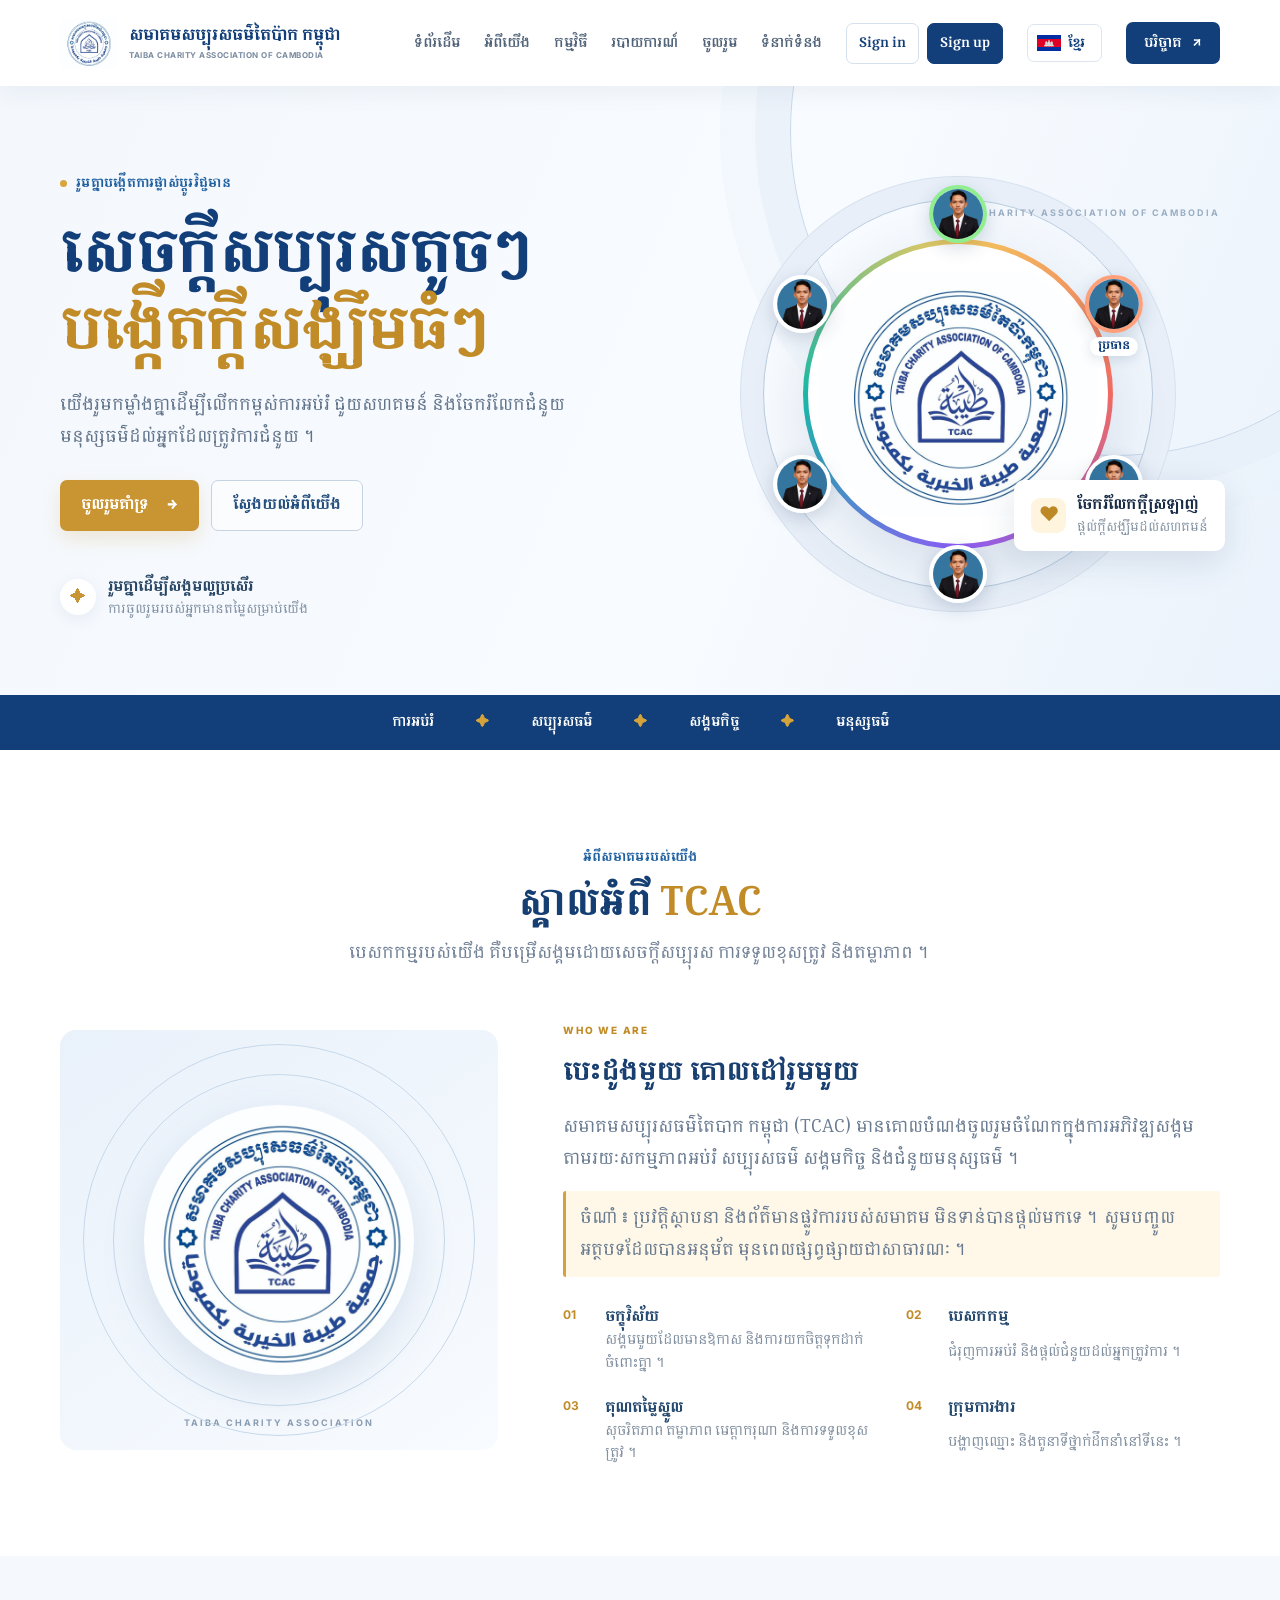
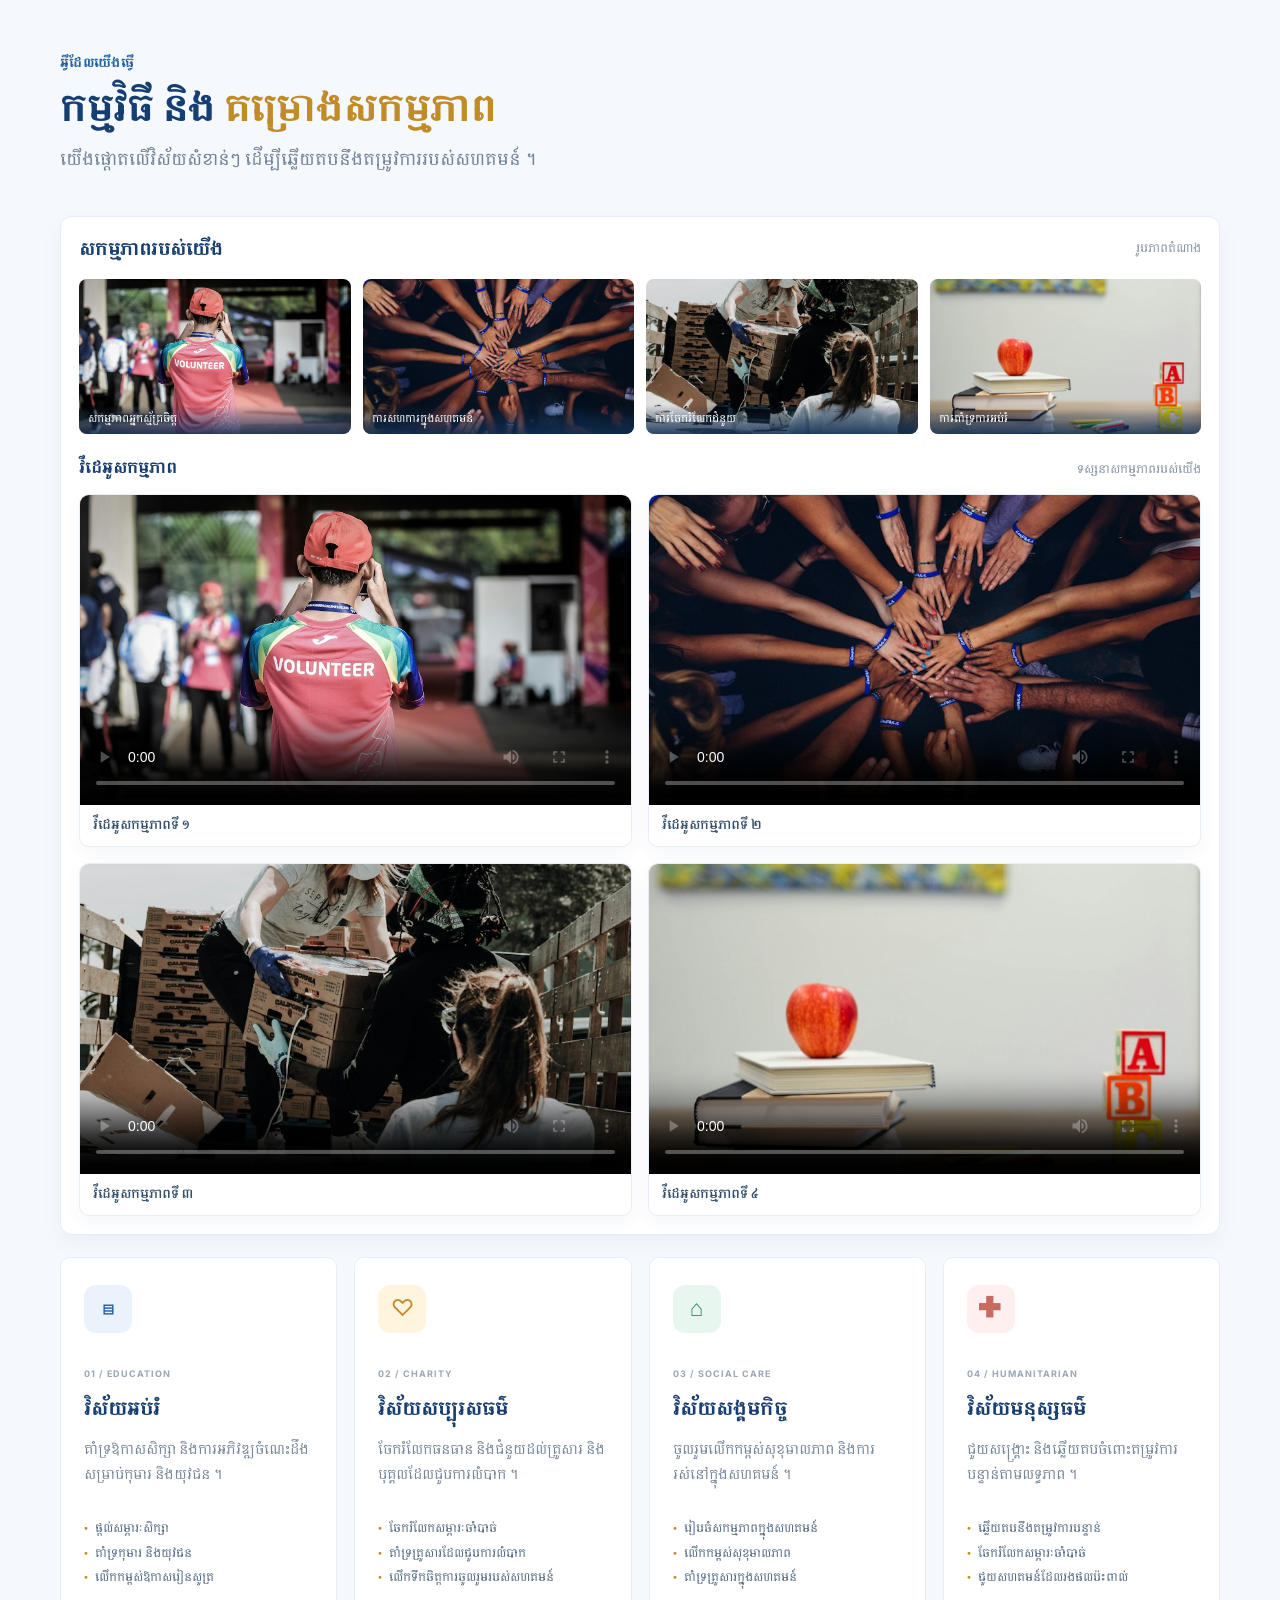
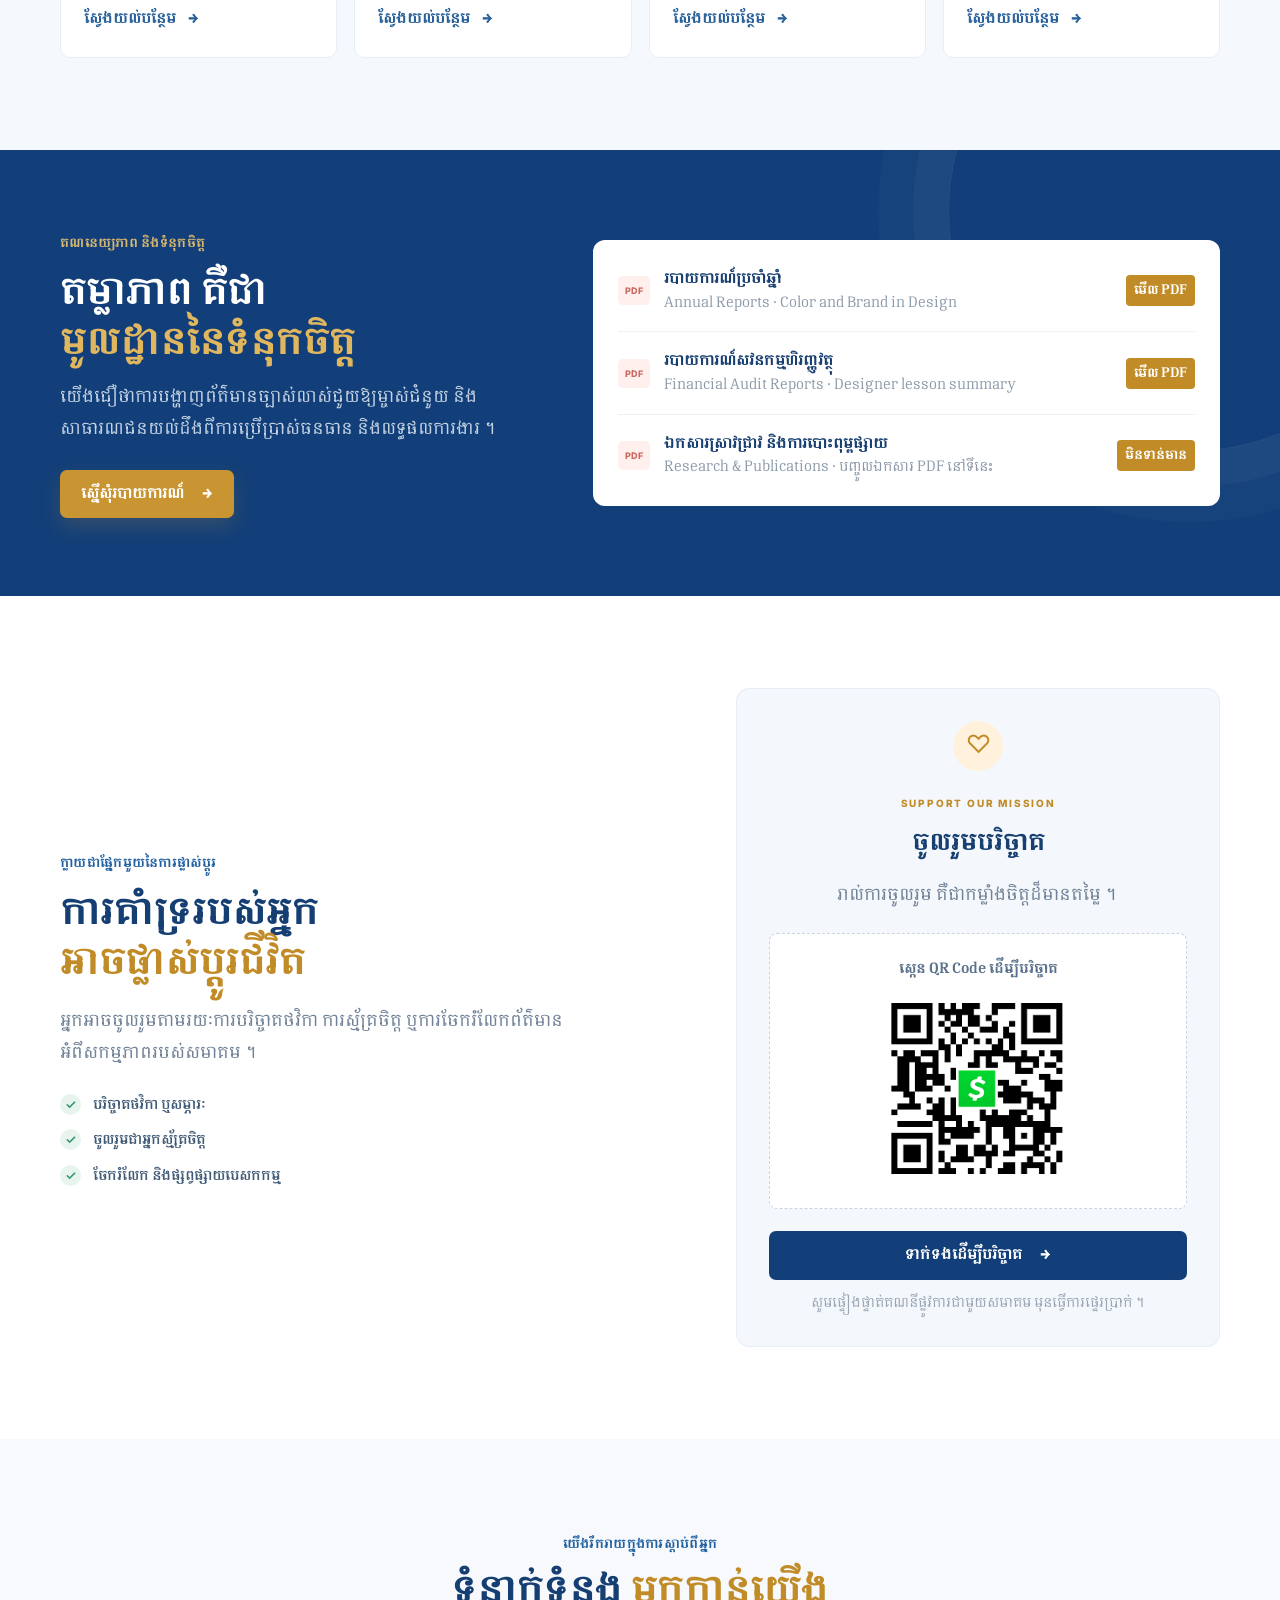
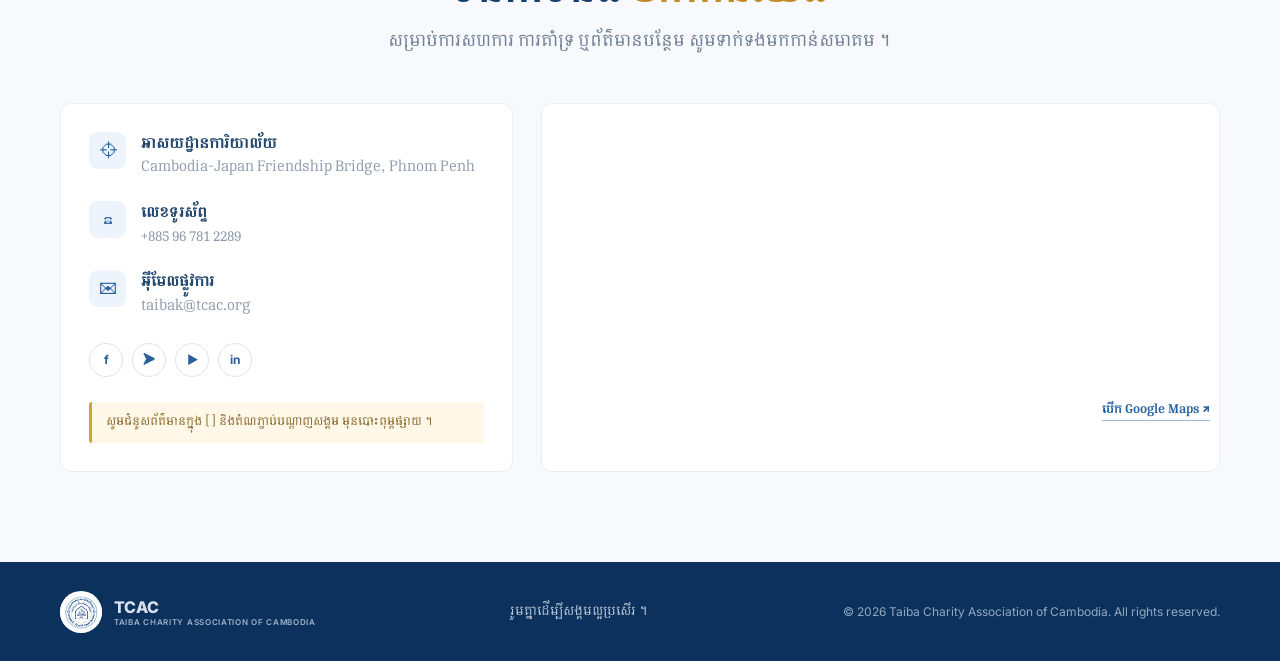
<file: index.html>
<!DOCTYPE html>
<html lang="km">

<head>
  <meta charset="UTF-8">
  <meta name="viewport" content="width=device-width, initial-scale=1.0">
  <meta name="description"
    content="សមាគមសប្បុរសធម៌តៃប៉ាក​ កម្ពុជា — រួមគ្នាដើម្បីការអប់រំ សប្បុរសធម៌ សង្គមកិច្ច និងមនុស្សធម៌។">
  <meta name="theme-color" content="#123f79">
  <title>សមាគមសប្បុរសធម៌តៃប៉ាក​ កម្ពុជា | TCAC</title>
  <link rel="preconnect" href="https://fonts.googleapis.com">
  <link rel="preconnect" href="https://fonts.gstatic.com" crossorigin>
  <link
    href="https://fonts.googleapis.com/css2?family=Kantumruy+Pro:wght@400;500;600;700;800&family=Inter:wght@400;500;600;700;800&display=swap"
    rel="stylesheet">
  <link rel="stylesheet" href="style.css">
</head>

<body>
  <header class="site-header">
    <div class="container nav-wrap">
      <a class="brand" href="#home" aria-label="TCAC home">
        <img src="assets/tcac-logo.png" alt="និមិត្តសញ្ញាសមាគម TCAC">
        <span><strong>សមាគមសប្បុរសធម៌តៃប៉ាក​ កម្ពុជា</strong><small>TAIBA CHARITY ASSOCIATION OF CAMBODIA</small></span>
      </a>
      <button class="menu-toggle" id="menuToggle" aria-label="បើកម៉ឺនុយ" aria-expanded="false">☰</button>
      <nav id="mainNav">
        <a href="#home">ទំព័រដើម</a>
        <a href="#about">អំពីយើង</a>
        <a href="#programs">កម្មវិធី</a>
        <a href="#reports">របាយការណ៍</a>
        <a href="#involved">ចូលរួម</a>
        <a href="#contact">ទំនាក់ទំនង</a>
        <div class="nav-account-actions">
          <a class="nav-signin" href="account.html#signin">Sign in</a>
          <a class="nav-signup" href="account.html#signup">Sign up</a>
        </div>
        <div class="language-picker">
          <button class="language-toggle" id="languageToggle" type="button" aria-expanded="false" aria-haspopup="true">
            <img class="language-flag" id="languageFlag" src="assets/flag-kh.svg" alt="" aria-hidden="true">
            <span id="languageLabel">ខ្មែរ</span>
            <span class="language-arrow" aria-hidden="true"></span>
          </button>
          <div class="language-menu" id="languageMenu" role="menu" aria-label="ជ្រើសរើសភាសា">
            <button type="button" role="menuitem" data-language="km" lang="km"><img src="assets/flag-kh.svg" alt=""
                aria-hidden="true">
              ខ្មែរ</button>
            <button type="button" role="menuitem" data-language="en" lang="en"><img src="assets/flag-gb.svg" alt=""
                aria-hidden="true">
              English</button>
            <button type="button" role="menuitem" data-language="ar" lang="ar"><img src="assets/flag-sa.svg" alt=""
                aria-hidden="true">
              العربية</button>
          </div>
        </div>
        <div id="googleTranslateWidget" aria-hidden="true"></div>
        <a class="nav-donate" href="#involved">បរិច្ចាគ <span>↗</span></a>
      </nav>
    </div>
  </header>

  <main>
    <section class="hero" id="home">
      <div class="hero-pattern"></div>
      <div class="container hero-grid">
        <div class="hero-copy">
          <span class="eyebrow"><i></i> រួមគ្នាបង្កើតការផ្លាស់ប្តូរវិជ្ជមាន</span>
          <h1>សេចក្តីសប្បុរសតូចៗ<br><em>បង្កើតក្តីសង្ឃឹមធំៗ</em></h1>
          <p>យើងរួមកម្លាំងគ្នាដើម្បីលើកកម្ពស់ការអប់រំ ជួយសហគមន៍ និងចែករំលែកជំនួយមនុស្សធម៌ដល់អ្នកដែលត្រូវការជំនួយ។</p>
          <div class="hero-actions">
            <a class="btn btn-gold" href="#involved">ចូលរួមគាំទ្រ <span>→</span></a>
            <a class="btn btn-outline" href="#about">ស្វែងយល់អំពីយើង</a>
          </div>
          <div class="hero-note"><span
              class="note-icon">✦</span><span><b>រួមគ្នាដើម្បីសង្គមល្អប្រសើរ</b><small>ការចូលរួមរបស់អ្នកមានតម្លៃសម្រាប់យើង</small></span>
          </div>
        </div>
        <div class="hero-visual">
          <div class="visual-ring"></div>
          <div class="people-orbit" aria-hidden="true">
            <div class="orbit-person" id="one"><div class="orbit-person-content"><img src="./assets/yasmin.JPG" alt=""></div></div>
            <div class="orbit-person"><div class="orbit-person-content" id="two"><img src="./assets/yasmin.JPG" alt=""><p>ប្រធាន</p></div></div>
            <div class="orbit-person"><div class="orbit-person-content"><img src="./assets/yasmin.JPG" alt=""></div></div>
            <div class="orbit-person"><div class="orbit-person-content"><img src="./assets/yasmin.JPG" alt=""></div></div>
            <div class="orbit-person"><div class="orbit-person-content"><img src="./assets/yasmin.JPG" alt=""></div></div>
            <div class="orbit-person"><div class="orbit-person-content"><img src="./assets/yasmin.JPG" alt=""></div></div>
          </div>
          <div class="logo-card"><img src="assets/tcac-logo.png" alt="TCAC logo"></div>
          <div class="floating-card"><span
              class="float-icon">❤️</span><span><b>ចែករំលែកក្តីស្រឡាញ់</b><small>ផ្តល់ក្តីសង្ឃឹមដល់សហគមន៍</small></span>
          </div>
          <div class="visual-caption">TAIBA CHARITY ASSOCIATION OF CAMBODIA</div>
        </div>
      </div>
      <div class="hero-bottom">
        <div class="container bottom-inner">
          <span>ការអប់រំ</span><b>✦</b><span>សប្បុរសធម៌</span><b>✦</b><span>សង្គមកិច្ច</span><b>✦</b><span>មនុស្សធម៌</span>
        </div>
      </div>
    </section>

    <section class="section about-section" id="about">
      <div class="container">
        <div class="section-heading centered"><span class="eyebrow">អំពីសមាគមរបស់យើង</span>
          <h2>ស្គាល់អំពី <em>TCAC</em></h2>
          <p>បេសកកម្មរបស់យើង គឺបម្រើសង្គមដោយសេចក្តីសប្បុរស ការទទួលខុសត្រូវ និងតម្លាភាព។</p>
        </div>
        <div class="about-grid">
          <div class="about-image"><img src="assets/tcac-logo.png" alt="និមិត្តសញ្ញា TCAC">
            <div class="image-tag">TAIBA CHARITY ASSOCIATION</div>
          </div>
          <div class="about-content">
            <span class="mini-label">WHO WE ARE</span>
            <h3>បេះដូងមួយ គោលដៅរួមមួយ</h3>
            <p>សមាគមសប្បុរសធម៌តៃបាក កម្ពុជា (TCAC) មានគោលបំណងចូលរួមចំណែកក្នុងការអភិវឌ្ឍសង្គម តាមរយៈសកម្មភាពអប់រំ
              សប្បុរសធម៌ សង្គមកិច្ច និងជំនួយមនុស្សធម៌។</p>
            <p class="notice">ចំណាំ៖ ប្រវត្តិស្ថាបនា និងព័ត៌មានផ្លូវការរបស់សមាគម មិនទាន់បានផ្តល់មកទេ។
              សូមបញ្ចូលអត្ថបទដែលបានអនុម័ត មុនពេលផ្សព្វផ្សាយជាសាធារណៈ។</p>
            <div class="principles">
              <div><span>01</span><b>ចក្ខុវិស័យ</b><small>សង្គមមួយដែលមានឱកាស និងការយកចិត្តទុកដាក់ចំពោះគ្នា។</small>
              </div>
              <div><span>02</span><b>បេសកកម្ម</b><small>ជំរុញការអប់រំ និងផ្តល់ជំនួយដល់អ្នកត្រូវការ។</small></div>
              <div><span>03</span><b>គុណតម្លៃស្នូល</b><small>សុចរិតភាព តម្លាភាព មេត្តាករុណា និងការទទួលខុសត្រូវ។</small>
              </div>
              <div><span>04</span><b>ក្រុមការងារ</b><small>បង្ហាញឈ្មោះ និងតួនាទីថ្នាក់ដឹកនាំនៅទីនេះ។</small></div>
            </div>
          </div>
        </div>
      </div>
    </section>

    <section class="section programs-section" id="programs">
      <div class="container">
        <div class="section-heading"><span class="eyebrow">អ្វីដែលយើងធ្វើ</span>
          <h2>កម្មវិធី និង <em>គម្រោងសកម្មភាព</em></h2>
          <p>យើងផ្តោតលើវិស័យសំខាន់ៗ ដើម្បីឆ្លើយតបនឹងតម្រូវការរបស់សហគមន៍។</p>
        </div>
        <div class="activity-gallery">
          <div class="activity-gallery-heading">
            <h3>សកម្មភាពរបស់យើង</h3>
            <span>រូបភាពតំណាង</span>
          </div>
          <div class="activity-gallery-grid">
            <figure>
              <img src="assets/activity-volunteer.jpg" alt="អ្នកស្ម័គ្រចិត្តចូលរួមក្នុងកម្មវិធីសហគមន៍">
              <figcaption>សកម្មភាពអ្នកស្ម័គ្រចិត្ត</figcaption>
            </figure>
            <figure>
              <img src="assets/activity-community.jpg" alt="ក្រុមមនុស្សដាក់ដៃរួមគ្នា">
              <figcaption>ការសហការក្នុងសហគមន៍</figcaption>
            </figure>
            <figure>
              <img src="assets/activity-support.jpg" alt="អ្នកស្ម័គ្រចិត្តជួយចែករំលែកសម្ភារៈ">
              <figcaption>ការចែករំលែកជំនួយ</figcaption>
            </figure>
            <figure>
              <img src="assets/activity-learning.jpg" alt="សៀវភៅ និងសម្ភារៈសិក្សា">
              <figcaption>ការគាំទ្រការអប់រំ</figcaption>
            </figure>
          </div>
          <div class="activity-video-heading">
            <h4>វីដេអូសកម្មភាព</h4>
            <span>ទស្សនាសកម្មភាពរបស់យើង</span>
          </div>
          <div class="activity-video-grid">
            <figure class="activity-video-card">
              <video controls preload="metadata" poster="assets/activity-volunteer.jpg"
                aria-label="វីដេអូសកម្មភាពទី ១">
                <source src="./assets/my-video.mp4" type="video/mp4">
                កម្មវិធីរុករករបស់អ្នកមិនគាំទ្រការចាក់វីដេអូទេ។
              </video>
              <figcaption>វីដេអូសកម្មភាពទី ១</figcaption>
            </figure>
            <figure class="activity-video-card">
              <video controls preload="metadata" poster="assets/activity-community.jpg"
                aria-label="វីដេអូសកម្មភាពទី ២">
                <source src="assets/my-video1.mp4" type="video/mp4">
                កម្មវិធីរុករករបស់អ្នកមិនគាំទ្រការចាក់វីដេអូទេ។
              </video>
              <figcaption>វីដេអូសកម្មភាពទី ២</figcaption>
            </figure>
            <figure class="activity-video-card">
              <video controls preload="metadata" poster="assets/activity-support.jpg"
                aria-label="វីដេអូសកម្មភាពទី ៣">
                <source src="./assets/my-video.mp4" type="video/mp4">
                កម្មវិធីរុករករបស់អ្នកមិនគាំទ្រការចាក់វីដេអូទេ។
              </video>
              <figcaption>វីដេអូសកម្មភាពទី ៣</figcaption>
            </figure>
            <figure class="activity-video-card">
              <video controls preload="metadata" poster="assets/activity-learning.jpg"
                aria-label="វីដេអូសកម្មភាពទី ៤">
                <source src="./assets/my-video.mp4" type="video/mp4">
                កម្មវិធីរុករករបស់អ្នកមិនគាំទ្រការចាក់វីដេអូទេ។
              </video>
              <figcaption>វីដេអូសកម្មភាពទី ៤</figcaption>
            </figure>
          </div>
        </div>
        <div class="program-grid">
          <article class="program-card">
            <div class="program-icon blue">▤</div><span class="program-no">01 / EDUCATION</span>
            <h3>វិស័យអប់រំ</h3>
            <p>គាំទ្រឱកាសសិក្សា និងការអភិវឌ្ឍចំណេះដឹងសម្រាប់កុមារ និងយុវជន។</p>
            <ul class="program-activities">
              <li>ផ្តល់សម្ភារៈសិក្សា</li>
              <li>គាំទ្រកុមារ និងយុវជន</li>
              <li>លើកកម្ពស់ឱកាសរៀនសូត្រ</li>
            </ul>
            <a href="program-details.html#education-details">ស្វែងយល់បន្ថែម
              <b>→</b></a>
          </article>
          <article class="program-card">
            <div class="program-icon gold">♡</div><span class="program-no">02 / CHARITY</span>
            <h3>វិស័យសប្បុរសធម៌</h3>
            <p>ចែករំលែកធនធាន និងជំនួយដល់គ្រួសារ និងបុគ្គលដែលជួបការលំបាក។</p>
            <ul class="program-activities">
              <li>ចែករំលែកសម្ភារៈចាំបាច់</li>
              <li>គាំទ្រគ្រួសារដែលជួបការលំបាក</li>
              <li>លើកទឹកចិត្តការចូលរួមរបស់សហគមន៍</li>
            </ul>
            <a href="program-details.html#charity-details">ស្វែងយល់បន្ថែម
              <b>→</b></a>
          </article>
          <article class="program-card">
            <div class="program-icon green">⌂</div><span class="program-no">03 / SOCIAL CARE</span>
            <h3>វិស័យសង្គមកិច្ច</h3>
            <p>ចូលរួមលើកកម្ពស់សុខុមាលភាព និងការរស់នៅក្នុងសហគមន៍។</p>
            <ul class="program-activities">
              <li>រៀបចំសកម្មភាពក្នុងសហគមន៍</li>
              <li>លើកកម្ពស់សុខុមាលភាព</li>
              <li>គាំទ្រគ្រួសារក្នុងសហគមន៍</li>
            </ul>
            <a href="program-details.html#social-care-details">ស្វែងយល់បន្ថែម <b>→</b></a>
          </article>
          <article class="program-card">
            <div class="program-icon rose">✚</div><span class="program-no">04 / HUMANITARIAN</span>
            <h3>វិស័យមនុស្សធម៌</h3>
            <p>ជួយសង្គ្រោះ និងឆ្លើយតបចំពោះតម្រូវការបន្ទាន់តាមលទ្ធភាព។</p>
            <ul class="program-activities">
              <li>ឆ្លើយតបនឹងតម្រូវការបន្ទាន់</li>
              <li>ចែករំលែកសម្ភារៈចាំបាច់</li>
              <li>ជួយសហគមន៍ដែលរងផលប៉ះពាល់</li>
            </ul>
            <a href="program-details.html#humanitarian-details">ស្វែងយល់បន្ថែម <b>→</b></a>
          </article>
        </div>
      </div>
    </section>

    <section class="trust-section" id="reports">
      <div class="container trust-grid">
        <div><span class="eyebrow light">គណនេយ្យភាព និងទំនុកចិត្ត</span>
          <h2>តម្លាភាព គឺជា<br><em>មូលដ្ឋាននៃទំនុកចិត្ត</em></h2>
          <p>យើងជឿថាការបង្ហាញព័ត៌មានច្បាស់លាស់ជួយឱ្យម្ចាស់ជំនួយ និងសាធារណជនយល់ដឹងពីការប្រើប្រាស់ធនធាន និងលទ្ធផលការងារ។
          </p><a class="btn btn-gold" href="#contact">ស្នើសុំរបាយការណ៍ <span>→</span></a>
        </div>
        <div class="report-list">
          <a class="report-item" href="Color%20and%20Brand%20in%20Design.pdf" target="_blank" rel="noopener">
            <span class="file-icon">PDF</span>
            <div><b>របាយការណ៍ប្រចាំឆ្នាំ</b><small>Annual Reports · Color and Brand in Design</small></div>
            <span class="coming">មើល PDF</span>
          </a>
          <a class="report-item" href="Designer%20lesson%20summary.pdf" target="_blank" rel="noopener">
            <span class="file-icon">PDF</span>
            <div><b>របាយការណ៍សវនកម្មហិរញ្ញវត្ថុ</b><small>Financial Audit Reports · Designer lesson summary</small></div>
            <span class="coming">មើល PDF</span>
          </a>
          <div class="report-item">
            <span class="file-icon">PDF</span>
            <div><b>ឯកសារស្រាវជ្រាវ និងការបោះពុម្ពផ្សាយ</b><small>Research & Publications · បញ្ចូលឯកសារ PDF
                នៅទីនេះ</small></div>
            <span class="coming">មិនទាន់មាន</span>
          </div>
        </div>
      </div>
    </section>

    <section class="section involve-section" id="involved">
      <div class="container involve-grid">
        <div><span class="eyebrow">ក្លាយជាផ្នែកមួយនៃការផ្លាស់ប្តូរ</span>
          <h2>ការគាំទ្ររបស់អ្នក<br><em>អាចផ្លាស់ប្តូរជីវិត</em></h2>
          <p>អ្នកអាចចូលរួមតាមរយៈការបរិច្ចាគថវិកា ការស្ម័គ្រចិត្ត ឬការចែករំលែកព័ត៌មានអំពីសកម្មភាពរបស់សមាគម។</p>
          <div class="support-points">
            <div><span>✓</span> បរិច្ចាគថវិកា ឬសម្ភារៈ</div>
            <div><span>✓</span> ចូលរួមជាអ្នកស្ម័គ្រចិត្ត</div>
            <div><span>✓</span> ចែករំលែក និងផ្សព្វផ្សាយបេសកកម្ម</div>
          </div>
        </div>
        <div class="donation-card">
          <div class="donation-heart">♡</div><span class="mini-label">SUPPORT OUR MISSION</span>
          <h3>ចូលរួមបរិច្ចាគ</h3>
          <p>រាល់ការចូលរួម គឺជាកម្លាំងចិត្តដ៏មានតម្លៃ។</p>
          <div class="donation-placeholder"><span>ស្កេន QR Code ដើម្បីបរិច្ចាគ</span><img class="donation-qr"
              src="assets/qr.png" alt="Donation QR code"></div><a class="btn btn-primary full"
            href="#contact">ទាក់ទងដើម្បីបរិច្ចាគ <span>→</span></a><small
            class="safe-note">សូមផ្ទៀងផ្ទាត់គណនីផ្លូវការជាមួយសមាគម មុនធ្វើការផ្ទេរប្រាក់។</small>
        </div>
      </div>
    </section>

    <section class="contact-section" id="contact">
      <div class="container">
        <div class="section-heading centered"><span class="eyebrow">យើងរីករាយក្នុងការស្តាប់ពីអ្នក</span>
          <h2>ទំនាក់ទំនង <em>មកកាន់យើង</em></h2>
          <p>សម្រាប់ការសហការ ការគាំទ្រ ឬព័ត៌មានបន្ថែម សូមទាក់ទងមកកាន់សមាគម។</p>
        </div>
        <div class="contact-grid">
          <div class="contact-info">
            <div class="contact-line"><span>⌖</span>
              <div><b>អាសយដ្ឋានការិយាល័យ</b><small>Cambodia-Japan Friendship Bridge, Phnom Penh</small></div>
            </div>
            <div class="contact-line"><span>☎</span>
              <div><b>លេខទូរស័ព្ទ</b><small>+885 96 781 2289</small></div>
            </div>
            <div class="contact-line"><span>✉</span>
              <div><b>អ៊ីមែលផ្លូវការ</b><small>taibak@tcac.org</small></div>
            </div>
            <div class="social-links"><a href="#" aria-label="Facebook">f</a><a href="#" aria-label="Telegram">➤</a><a
                href="#" aria-label="YouTube">▶</a><a href="#" aria-label="LinkedIn">in</a></div>
            <small class="notice">សូមជំនួសព័ត៌មានក្នុង [ ] និងតំណភ្ជាប់បណ្តាញសង្គម មុនបោះពុម្ពផ្សាយ។</small>
          </div>
          <div class="map-panel">
            <iframe class="location-map"
              src="https://maps.google.com/maps?q=11.5877112%2C104.9223955&amp;z=17&amp;output=embed"
              title="Map showing Cambodia-Japan Friendship Bridge, Phnom Penh" loading="lazy"
              referrerpolicy="no-referrer-when-downgrade" allowfullscreen></iframe>
            <a class="map-link" href="https://maps.app.goo.gl/17vJXfn1KchVkojY6" target="_blank" rel="noopener">បើក
              Google Maps ↗</a>
          </div>
        </div>
      </div>
    </section>
  </main>
  <footer>
    <div class="container footer-inner"><a class="footer-brand" href="#home"><img src="assets/tcac-logo.png"
          alt=""><span><b>TCAC</b><small>TAIBA CHARITY ASSOCIATION OF CAMBODIA</small></span></a>
      <p>រួមគ្នាដើម្បីសង្គមល្អប្រសើរ។</p><small>© <span id="year"></span> Taiba Charity Association of Cambodia. All
        rights reserved.</small>
    </div>
  </footer>
  <script src="language.js"></script>
  <script src="script.js"></script>
</body>

</html>
</file>
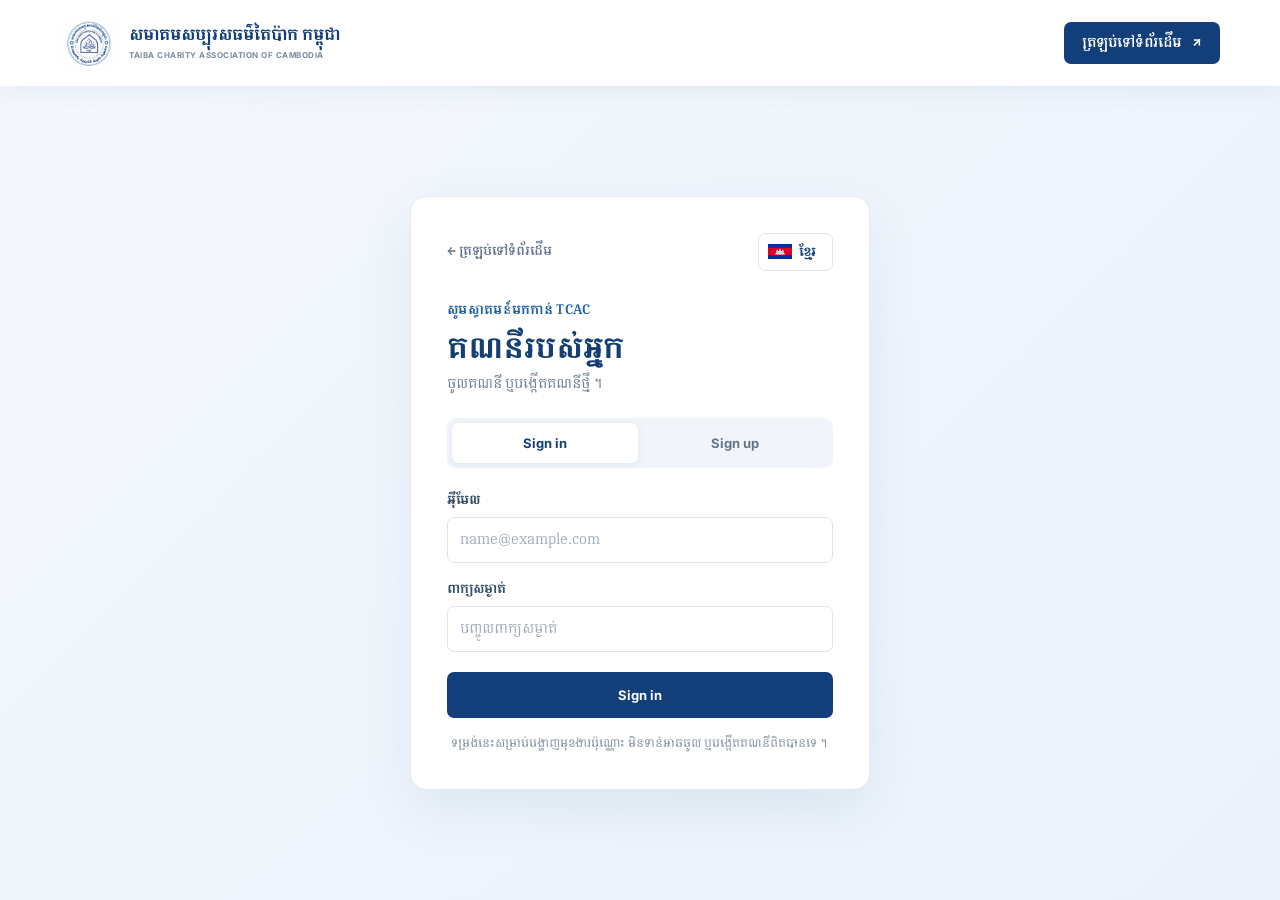
<file: account.html>
<!DOCTYPE html>
<html lang="km">

<head>
  <meta charset="UTF-8">
  <meta name="viewport" content="width=device-width, initial-scale=1.0">
  <meta name="description" content="ចូលប្រើប្រាស់ ឬបង្កើតគណនីសម្រាប់សមាគមសប្បុរសធម៌តៃប៉ាក កម្ពុជា។">
  <meta name="theme-color" content="#123f79">
  <title>Sign in / Sign up | TCAC</title>
  <link rel="preconnect" href="https://fonts.googleapis.com">
  <link rel="preconnect" href="https://fonts.gstatic.com" crossorigin>
  <link
    href="https://fonts.googleapis.com/css2?family=Kantumruy+Pro:wght@400;500;600;700;800&family=Inter:wght@400;500;600;700;800&display=swap"
    rel="stylesheet">
  <link rel="stylesheet" href="style.css">
</head>

<body>
  <header class="site-header account-site-header">
    <div class="container nav-wrap">
      <a class="brand" href="index.html#home" aria-label="TCAC home">
        <img src="assets/tcac-logo.png" alt="និមិត្តសញ្ញាសមាគម TCAC">
        <span><strong>សមាគមសប្បុរសធម៌តៃប៉ាក​ កម្ពុជា</strong><small>TAIBA CHARITY ASSOCIATION OF CAMBODIA</small></span>
      </a>
      <button class="menu-toggle" id="menuToggle" aria-label="បើកម៉ឺនុយ" aria-expanded="false">☰</button>
      <nav id="mainNav">
        <a class="nav-donate" href="index.html#home">ត្រឡប់ទៅទំព័រដើម <span>↗</span></a>
      </nav>
    </div>
  </header>

  <main class="account-section">
    <section class="account-card" aria-labelledby="account-heading">
      <div class="account-toolbar">
        <a class="account-back-link" href="index.html#home">← ត្រឡប់ទៅទំព័រដើម</a>
        <div class="language-picker">
          <button class="language-toggle" id="languageToggle" type="button" aria-expanded="false"
            aria-haspopup="true">
            <img class="language-flag" id="languageFlag" src="assets/flag-kh.svg" alt="" aria-hidden="true">
            <span id="languageLabel">ខ្មែរ</span>
            <span class="language-arrow" aria-hidden="true"></span>
          </button>
          <div class="language-menu" id="languageMenu" role="menu" aria-label="ជ្រើសរើសភាសា">
            <button type="button" role="menuitem" data-language="km" lang="km">
              <img src="assets/flag-kh.svg" alt="" aria-hidden="true"> ខ្មែរ
            </button>
            <button type="button" role="menuitem" data-language="en" lang="en">
              <img src="assets/flag-gb.svg" alt="" aria-hidden="true"> English
            </button>
            <button type="button" role="menuitem" data-language="ar" lang="ar">
              <img src="assets/flag-sa.svg" alt="" aria-hidden="true"> العربية
            </button>
          </div>
        </div>
      </div>
      <div class="account-heading">
        <span class="eyebrow">សូមស្វាគមន៍មកកាន់ TCAC</span>
        <h1 id="account-heading">គណនីរបស់អ្នក</h1>
        <p>ចូលគណនី ឬបង្កើតគណនីថ្មី។</p>
      </div>

      <div class="account-tabs" role="tablist" aria-label="ជ្រើសរើសទម្រង់គណនី">
        <button class="account-tab" id="signin-tab" type="button" aria-controls="signin"
          data-account-tab="signin">Sign in</button>
        <button class="account-tab" id="signup-tab" type="button" aria-controls="signup"
          data-account-tab="signup">Sign up</button>
      </div>

      <form class="account-form" id="signin" aria-labelledby="signin-tab">
        <div class="form-field">
          <label for="signin-email">អ៊ីមែល</label>
          <input id="signin-email" name="email" type="email" autocomplete="email" placeholder="name@example.com"
            required>
        </div>
        <div class="form-field">
          <label for="signin-password">ពាក្យសម្ងាត់</label>
          <input id="signin-password" name="password" type="password" autocomplete="current-password"
            placeholder="បញ្ចូលពាក្យសម្ងាត់" required>
        </div>
        <button class="account-submit" type="button" data-account-submit="signin">Sign in</button>
      </form>

      <form class="account-form" id="signup" aria-labelledby="signup-tab">
        <div class="form-field">
          <label for="signup-name">ឈ្មោះពេញ</label>
          <input id="signup-name" name="name" type="text" autocomplete="name" placeholder="បញ្ចូលឈ្មោះពេញ"
            required>
        </div>
        <div class="form-field">
          <label for="signup-email">អ៊ីមែល</label>
          <input id="signup-email" name="email" type="email" autocomplete="email" placeholder="name@example.com"
            required>
        </div>
        <div class="form-field">
          <label for="signup-password">ពាក្យសម្ងាត់</label>
          <input id="signup-password" name="password" type="password" autocomplete="new-password"
            placeholder="យ៉ាងតិច ៨ តួអក្សរ" minlength="8" required>
        </div>
        <div class="form-field">
          <label for="signup-confirm-password">បញ្ជាក់ពាក្យសម្ងាត់</label>
          <input id="signup-confirm-password" name="confirm-password" type="password" autocomplete="new-password"
            placeholder="បញ្ចូលពាក្យសម្ងាត់ម្តងទៀត" minlength="8" required>
        </div>
        <button class="account-submit" type="button" data-account-submit="signup">Sign up</button>
      </form>

      <p class="account-notice" id="accountNotice" role="status" aria-live="polite" hidden>
        ប្រព័ន្ធគណនីមិនទាន់បានភ្ជាប់ទេ។ ព័ត៌មានរបស់អ្នកមិនត្រូវបានផ្ញើ ឬរក្សាទុកឡើយ។
      </p>
      <p class="account-demo-note">ទម្រង់នេះសម្រាប់បង្ហាញមុខងារប៉ុណ្ណោះ មិនទាន់អាចចូល ឬបង្កើតគណនីពិតបានទេ។</p>
    </section>
    <div id="googleTranslateWidget" aria-hidden="true"></div>
  </main>

  <script src="language.js"></script>
  <script src="account.js"></script>
</body>

</html>
</file>
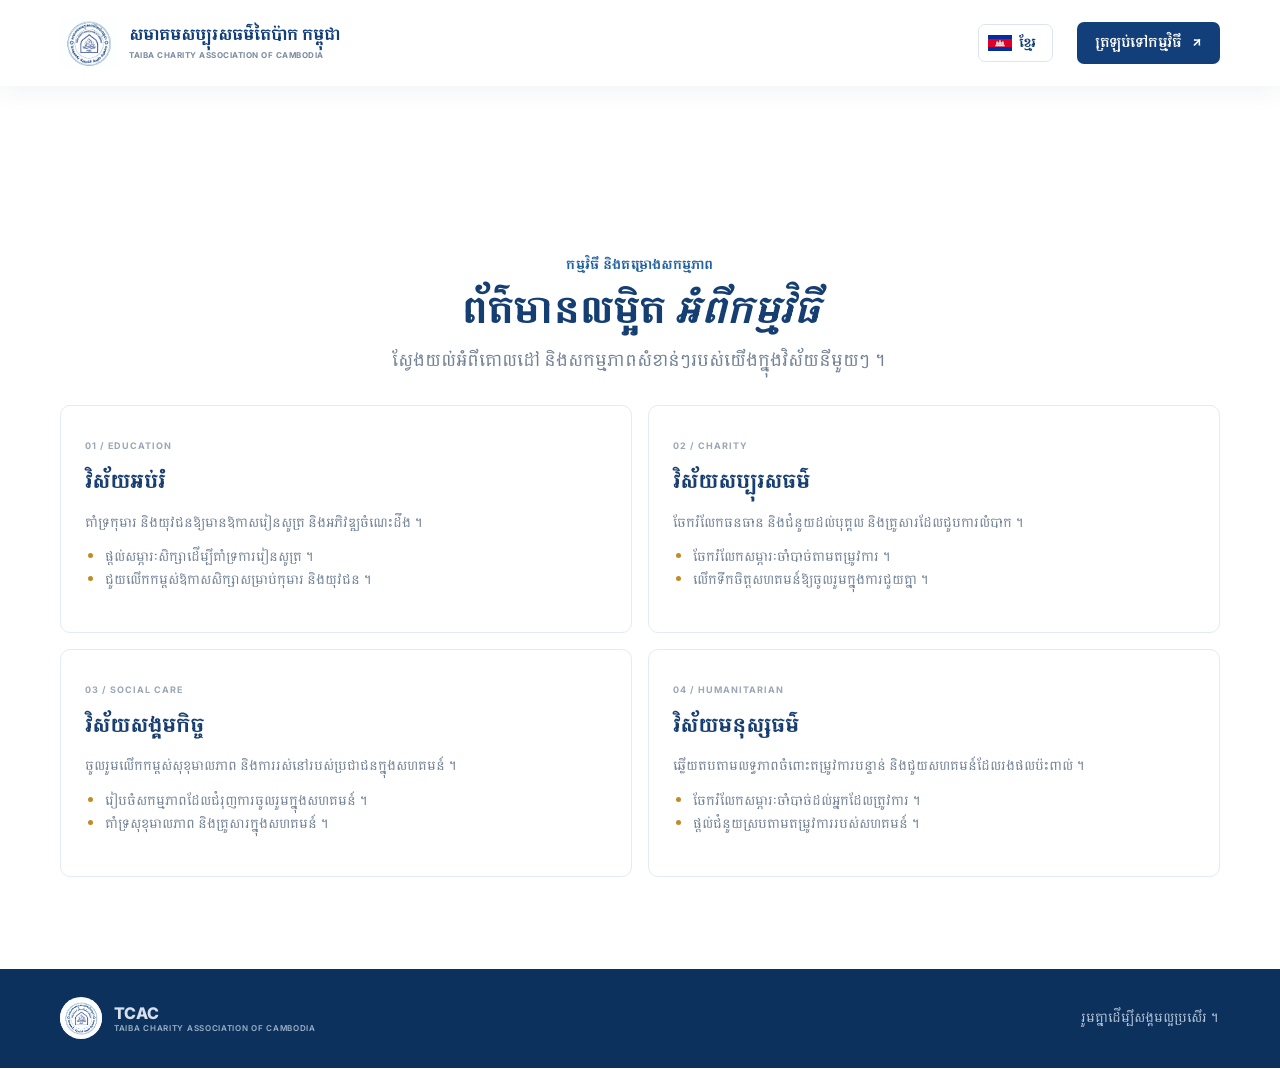
<file: program-details.html>
<!DOCTYPE html>
<html lang="km">

<head>
  <meta charset="UTF-8">
  <meta name="viewport" content="width=device-width, initial-scale=1.0">
  <meta name="description" content="ព័ត៌មានលម្អិតអំពីកម្មវិធី និងសកម្មភាពរបស់សមាគមសប្បុរសធម៌តៃប៉ាក កម្ពុជា។">
  <meta name="theme-color" content="#123f79">
  <title>ព័ត៌មានលម្អិតកម្មវិធី | TCAC</title>
  <link rel="preconnect" href="https://fonts.googleapis.com">
  <link rel="preconnect" href="https://fonts.gstatic.com" crossorigin>
  <link
    href="https://fonts.googleapis.com/css2?family=Kantumruy+Pro:wght@400;500;600;700;800&family=Inter:wght@400;500;600;700;800&display=swap"
    rel="stylesheet">
  <link rel="stylesheet" href="style.css">
</head>

<body>
  <header class="site-header">
    <div class="container nav-wrap">
      <a class="brand" href="index.html#home" aria-label="TCAC home">
        <img src="assets/tcac-logo.png" alt="និមិត្តសញ្ញាសមាគម TCAC">
        <span><strong>សមាគមសប្បុរសធម៌តៃប៉ាក​ កម្ពុជា</strong><small>TAIBA CHARITY ASSOCIATION OF CAMBODIA</small></span>
      </a>
      <button class="menu-toggle" id="menuToggle" aria-label="បើកម៉ឺនុយ" aria-expanded="false">☰</button>
      <nav id="mainNav">
        <div class="language-picker">
          <button class="language-toggle" id="languageToggle" type="button" aria-expanded="false"
            aria-haspopup="true">
            <img class="language-flag" id="languageFlag" src="assets/flag-kh.svg" alt="" aria-hidden="true">
            <span id="languageLabel">ខ្មែរ</span>
            <span class="language-arrow" aria-hidden="true"></span>
          </button>
          <div class="language-menu" id="languageMenu" role="menu" aria-label="ជ្រើសរើសភាសា">
            <button type="button" role="menuitem" data-language="km" lang="km">
              <img src="assets/flag-kh.svg" alt="" aria-hidden="true"> ខ្មែរ
            </button>
            <button type="button" role="menuitem" data-language="en" lang="en">
              <img src="assets/flag-gb.svg" alt="" aria-hidden="true"> English
            </button>
            <button type="button" role="menuitem" data-language="ar" lang="ar">
              <img src="assets/flag-sa.svg" alt="" aria-hidden="true"> العربية
            </button>
          </div>
        </div>
        <a class="nav-donate" href="index.html#programs">ត្រឡប់ទៅកម្មវិធី <span>↗</span></a>
      </nav>
    </div>
  </header>

  <main>
    <section class="section program-details-page">
      <div class="container program-details">
        <div class="section-heading centered">
          <span class="eyebrow">កម្មវិធី និងគម្រោងសកម្មភាព</span>
          <h1>ព័ត៌មានលម្អិត <em>អំពីកម្មវិធី</em></h1>
          <p>ស្វែងយល់អំពីគោលដៅ និងសកម្មភាពសំខាន់ៗរបស់យើងក្នុងវិស័យនីមួយៗ។</p>
        </div>
        <div class="program-details-grid">
          <article class="program-detail" id="education-details">
            <span class="program-no">01 / EDUCATION</span>
            <h2>វិស័យអប់រំ</h2>
            <p>គាំទ្រកុមារ និងយុវជនឱ្យមានឱកាសរៀនសូត្រ និងអភិវឌ្ឍចំណេះដឹង។</p>
            <ul>
              <li>ផ្តល់សម្ភារៈសិក្សាដើម្បីគាំទ្រការរៀនសូត្រ។</li>
              <li>ជួយលើកកម្ពស់ឱកាសសិក្សាសម្រាប់កុមារ និងយុវជន។</li>
            </ul>
          </article>
          <article class="program-detail" id="charity-details">
            <span class="program-no">02 / CHARITY</span>
            <h2>វិស័យសប្បុរសធម៌</h2>
            <p>ចែករំលែកធនធាន និងជំនួយដល់បុគ្គល និងគ្រួសារដែលជួបការលំបាក។</p>
            <ul>
              <li>ចែករំលែកសម្ភារៈចាំបាច់តាមតម្រូវការ។</li>
              <li>លើកទឹកចិត្តសហគមន៍ឱ្យចូលរួមក្នុងការជួយគ្នា។</li>
            </ul>
          </article>
          <article class="program-detail" id="social-care-details">
            <span class="program-no">03 / SOCIAL CARE</span>
            <h2>វិស័យសង្គមកិច្ច</h2>
            <p>ចូលរួមលើកកម្ពស់សុខុមាលភាព និងការរស់នៅរបស់ប្រជាជនក្នុងសហគមន៍។</p>
            <ul>
              <li>រៀបចំសកម្មភាពដែលជំរុញការចូលរួមក្នុងសហគមន៍។</li>
              <li>គាំទ្រសុខុមាលភាព និងគ្រួសារក្នុងសហគមន៍។</li>
            </ul>
          </article>
          <article class="program-detail" id="humanitarian-details">
            <span class="program-no">04 / HUMANITARIAN</span>
            <h2>វិស័យមនុស្សធម៌</h2>
            <p>ឆ្លើយតបតាមលទ្ធភាពចំពោះតម្រូវការបន្ទាន់ និងជួយសហគមន៍ដែលរងផលប៉ះពាល់។</p>
            <ul>
              <li>ចែករំលែកសម្ភារៈចាំបាច់ដល់អ្នកដែលត្រូវការ។</li>
              <li>ផ្តល់ជំនួយស្របតាមតម្រូវការរបស់សហគមន៍។</li>
            </ul>
          </article>
        </div>
      </div>
    </section>
  </main>

  <footer>
    <div class="container footer-inner">
      <a class="footer-brand" href="index.html#home"><img src="assets/tcac-logo.png" alt=""><span><b>TCAC</b><small>TAIBA
            CHARITY ASSOCIATION OF CAMBODIA</small></span></a>
      <p>រួមគ្នាដើម្បីសង្គមល្អប្រសើរ។</p>
    </div>
  </footer>
  <div id="googleTranslateWidget" aria-hidden="true"></div>
  <script src="language.js"></script>
  <script src="program-details.js"></script>
</body>

</html>
</file>
<file: style.css>
* {
    box-sizing: border-box
}

@font-face {
    font-family: "Busra";
    src: url("assets/fonts/Busra-Regular.woff2") format("woff2");
    font-weight: 400;
    font-style: normal;
    font-display: swap
}

@font-face {
    font-family: "Busra";
    src: url("assets/fonts/Busra-Medium.woff2") format("woff2");
    font-weight: 500;
    font-style: normal;
    font-display: swap
}

@font-face {
    font-family: "Busra";
    src: url("assets/fonts/Busra-SemiBold.woff2") format("woff2");
    font-weight: 600;
    font-style: normal;
    font-display: swap
}

@font-face {
    font-family: "Busra";
    src: url("assets/fonts/Busra-Bold.woff2") format("woff2");
    font-weight: 700 900;
    font-style: normal;
    font-display: swap
}

html {
    scroll-behavior: smooth;
    scroll-padding-top: 90px
}

body {
    margin: 0;
    font-family: "Busra", "Kantumruy Pro", Inter, sans-serif;
    color: #172b45;
    background: #fff;
    line-height: 1.75
}

a {
    text-decoration: none;
    color: inherit
}

.container {
    width: min(1160px, calc(100% - 44px));
    margin: auto
}

.site-header {
    height: 86px;
    background: #fff;
    position: sticky;
    top: 0;
    z-index: 20;
    box-shadow: 0 5px 24px #102f5510
}

.nav-wrap {
    height: 100%;
    display: flex;
    align-items: center;
    justify-content: space-between;
    gap: 28px
}

.brand,
.footer-brand {
    display: flex;
    align-items: center;
    gap: 12px;
    min-width: 275px
}

.brand img {
    width: 57px;
    height: 57px;
    object-fit: contain
}

.brand span,
.footer-brand span {
    display: flex;
    flex-direction: column;
    line-height: 1.35
}

.brand strong {
    font-size: 15px;
    color: #123f79
}

.brand small {
    font: 700 8px Inter, sans-serif;
    letter-spacing: .5px;
    color: #7a8ba0;
    margin-top: 4px
}

nav {
    display: flex;
    align-items: center;
    gap: 24px;
    font-size: 13px;
    font-weight: 600;
    color: #52647a
}

nav a:hover {
    color: #14529a
}

.nav-donate {
    background: #123f79;
    color: white;
    padding: 10px 18px;
    border-radius: 7px
}

.nav-donate:hover {
    color: white;
    background: #0b2d58
}

.nav-donate span {
    margin-left: 8px
}

.nav-account-actions {
    display: flex;
    align-items: center;
    gap: 8px;
    flex-shrink: 0
}

.nav-signin,
.nav-signup {
    display: inline-flex;
    align-items: center;
    justify-content: center;
    padding: 9px 12px;
    border: 1px solid #d5e0ec;
    border-radius: 7px;
    color: #123f79;
    font-size: 12px;
    font-weight: 700;
    white-space: nowrap;
    transition: background .2s, border-color .2s, color .2s
}

.nav-signin:hover {
    border-color: #9eb4ce;
    background: #f5f8fc
}

.nav-signup {
    border-color: #123f79;
    background: #123f79;
    color: #fff
}

nav .nav-signup:hover {
    border-color: #0b2d58;
    background: #0b2d58;
    color: #fff
}

.language-picker {
    position: relative;
    flex-shrink: 0
}

.language-toggle {
    display: flex;
    align-items: center;
    gap: 7px;
    min-height: 38px;
    padding: 7px 9px;
    border: 1px solid #dce5ef;
    border-radius: 7px;
    background: #fff;
    color: #123f79;
    font: 700 12px "Busra", "Kantumruy Pro", Inter, sans-serif;
    cursor: pointer
}

.language-toggle:hover,
.language-toggle[aria-expanded="true"] {
    border-color: #b9c9dc;
    background: #f7f9fc
}

.language-arrow {
    font-size: 13px
}

.language-flag {
    width: 24px;
    height: 16px;
    object-fit: contain
}

.language-menu {
    display: none;
    position: absolute;
    top: calc(100% + 8px);
    right: 0;
    min-width: 145px;
    padding: 8px;
    border: 2px solid #123f79;
    border-radius: 8px;
    background: #fff;
    box-shadow: 0 12px 30px #102f5521;
    gap: 6px;
    z-index: 30
}

.language-menu.open {
    display: grid
}

.language-menu button {
    display: flex;
    align-items: center;
    gap: 9px;
    border: 1px solid #c8d5e4;
    border-radius: 6px;
    background: transparent;
    color: #365169;
    padding: 8px 10px;
    text-align: start;
    font: 600 13px "Busra", "Kantumruy Pro", Inter, sans-serif;
    cursor: pointer
}

.language-menu button img {
    width: 24px;
    height: 16px;
    object-fit: contain;
    flex-shrink: 0
}

.language-menu button:hover,
.language-menu button:focus-visible {
    background: #eef4fb;
    color: #123f79
}

#googleTranslateWidget {
    position: absolute;
    width: 1px;
    height: 1px;
    overflow: hidden;
    clip: rect(0 0 0 0)
}

.goog-te-banner-frame,
.skiptranslate iframe {
    display: none !important
}

body {
    top: 0 !important
}

.menu-toggle {
    display: none;
    border: 0;
    background: none;
    font-size: 26px;
    color: #123f79
}

.hero {
    position: relative;
    overflow: hidden;
    background: linear-gradient(112deg, #f4f8fd 0%, #f8fbff 58%, #eaf2fb 100%);
    padding: 82px 0 0
}

.hero-pattern {
    position: absolute;
    right: -160px;
    top: -280px;
    width: 650px;
    height: 650px;
    border: 1px solid #c9d9eb;
    border-radius: 50%;
    box-shadow: 0 0 0 35px #e6eef880, 0 0 0 70px #e6eef850
}

.hero-grid {
    position: relative;
    display: grid;
    grid-template-columns: 1.05fr .95fr;
    align-items: center;
    gap: 55px;
    padding-bottom: 75px
}

.eyebrow {
    display: inline-flex;
    align-items: center;
    gap: 9px;
    color: #2362a1;
    font-size: 12px;
    font-weight: 700;
    letter-spacing: .3px
}

.eyebrow i {
    width: 7px;
    height: 7px;
    border-radius: 50%;
    background: #d8a63c;
    display: inline-block
}

.hero h1 {
    font-size: clamp(38px, 5vw, 58px);
    line-height: 1.32;
    letter-spacing: -1.2px;
    color: #123f79;
    margin: 20px 0
}

.hero h1 em,
.section-heading h2 em,
.trust-grid h2 em,
.involve-grid h2 em {
    font-style: normal;
    color: #c18c28
}

.hero-copy>p {
    font-size: 18px;
    color: #62748a;
    max-width: 540px;
    line-height: 2;
    margin: 0 0 27px
}

.hero-actions {
    display: flex;
    gap: 12px;
    flex-wrap: wrap
}

.btn {
    display: inline-flex;
    align-items: center;
    justify-content: center;
    gap: 18px;
    padding: 12px 21px;
    border-radius: 7px;
    font-weight: 700;
    font-size: 14px;
    transition: .2s
}

.btn:hover {
    transform: translateY(-2px)
}

.btn-gold {
    background: #c99532;
    color: #fff;
    box-shadow: 0 8px 20px #c9953230
}

.btn-gold:hover {
    background: #ae7d22
}

.btn-outline {
    border: 1px solid #c6d3e1;
    color: #234d7e;
    background: #ffffff80
}

.hero-note {
    display: flex;
    align-items: center;
    gap: 12px;
    margin-top: 44px
}

.note-icon {
    width: 36px;
    height: 36px;
    border-radius: 50%;
    background: #fff;
    color: #c99532;
    display: grid;
    place-items: center;
    box-shadow: 0 4px 16px #153b6512
}

.hero-note span:last-child {
    display: flex;
    flex-direction: column
}

.hero-note b {
    font-size: 12px;
    color: #294765
}

.hero-note small {
    font-size: 10px;
    color: #8190a1
}

.hero-visual {
    min-height: 410px;
    position: relative;
    display: grid;
    place-items: center
}

.visual-ring {
    position: absolute;
    width: 390px;
    height: 390px;
    border: 1px solid #b9cce0;
    border-radius: 50%;
    box-shadow: 0 0 0 22px #e8eff8, 0 0 0 23px #d7e2ef
}

.people-orbit {
    position: absolute;
    inset: 0;
    z-index: 2;
    pointer-events: none;
    animation: people-orbit 40s linear infinite
}

.orbit-person {
    position: absolute;
    top: 50%;
    left: 50%;
    width: 100px;
    margin: -29px 0 0 -50px;
    transform: rotate(var(--person-angle, 0deg)) translateY(-180px)
}

.orbit-person-content {
    display: flex;
    flex-direction: column;
    align-items: center;
    transform: rotate(calc(var(--person-angle, 0deg) * -1));
    animation: people-counter-orbit 40s linear infinite
}

.orbit-person:nth-child(2) {
    --person-angle: 60deg
}
#one {
    --person-angle: 0deg
}

#one .orbit-person-content img {
    border-color: lightgreen;
}
#two img {
    border-color: lightsalmon;
}
.orbit-person:nth-child(3) {
    --person-angle: 120deg
}

.orbit-person:nth-child(4) {
    --person-angle: 180deg
}

.orbit-person:nth-child(5) {
    --person-angle: 240deg
}

.orbit-person:nth-child(6) {
    --person-angle: 300deg
}

.orbit-person img {
    display: block;
    width: 58px;
    height: 58px;
    object-fit: cover;
    border: 4px solid #fff;
    border-radius: 50%;
    box-shadow: 0 5px 18px #183c6530
}

.orbit-person p {
    margin: 4px 0 0;
    padding: 1px 8px;
    border-radius: 20px;
    background: #fff;
    box-shadow: 0 3px 12px #183c6525;
    color: #123f79;
    font-size: 11px;
    font-weight: 700;
    line-height: 1.5;
    white-space: nowrap
}

@keyframes people-orbit {
    to {
        transform: rotate(1turn)
    }
}

@keyframes people-counter-orbit {
    from {
        transform: rotate(calc(var(--person-angle, 0deg) * -1))
    }

    to {
        transform: rotate(calc(var(--person-angle, 0deg) * -1 - 1turn))
    }
}

.logo-card {
    width: 310px;
    height: 310px;
    border: 5px solid transparent;
    background: linear-gradient(#fff, #fff) padding-box, conic-gradient(from var(--border-angle, 0deg), #f4c95d, #ef6a62, #8b5cf6, #18b8a5, #f4c95d) border-box;
    border-radius: 50%;
    display: grid;
    place-items: center;
    box-shadow: 0 22px 60px #183c651f;
    position: relative;
    z-index: 1
}

.logo-card img {
    border-radius: 50%;
    width: 94%;
    height: 94%;
    object-fit: contain
}

.floating-card {
    position: absolute;
    z-index: 2;
    right: -5px;
    bottom: 48px;
    background: #fff;
    padding: 13px 17px;
    border-radius: 10px;
    box-shadow: 0 12px 35px #183c6520;
    display: flex;
    align-items: center;
    gap: 11px
}

.float-icon {
    width: 35px;
    height: 35px;
    border-radius: 9px;
    background: #fff5df;
    color: #bd8826;
    display: grid;
    place-items: center;
    font-size: 20px
}

.floating-card span:last-child {
    display: flex;
    flex-direction: column
}

@media(prefers-reduced-motion: reduce) {
    .people-orbit,
    .orbit-person-content,
    .hero h1,
    .hero h1 em {
        animation: none
    }
}

.floating-card b {
    font-size: 11px
}

.floating-card small {
    font-size: 9px;
    color: #8492a2
}

.visual-caption {
    position: absolute;
    top: 18px;
    right: 0;
    font: 700 9px Inter, sans-serif;
    letter-spacing: 2px;
    color: #9aaec3
}

.hero-bottom {
    background: #123f79;
    color: white
}

.account-site-header .nav-wrap {
    gap: 12px
}

.account-site-header .brand {
    min-width: 0;
    flex: 1
}

.account-section {
    min-height: calc(100vh - 86px);
    display: grid;
    place-items: center;
    padding: 48px 22px;
    background: linear-gradient(135deg, #f4f8fd, #eaf2fb)
}

.account-card {
    width: min(460px, 100%);
    padding: 36px;
    border: 1px solid #e3ebf4;
    border-radius: 16px;
    background: #fff;
    box-shadow: 0 20px 55px #123f7914
}

.account-back-link {
    color: #627891;
    font-size: 12px;
    font-weight: 600
}

.account-back-link:hover {
    color: #123f79
}

.account-toolbar {
    display: flex;
    align-items: center;
    justify-content: space-between;
    gap: 12px
}

.account-heading {
    margin: 24px 0 22px
}

.account-heading h1 {
    margin: 7px 0 4px;
    color: #153f73;
    font-size: 28px;
    line-height: 1.4
}

.account-heading p {
    margin: 0;
    color: #718196;
    font-size: 13px
}

.account-tabs {
    display: grid;
    grid-template-columns: repeat(2, 1fr);
    gap: 5px;
    margin-bottom: 22px;
    padding: 5px;
    border-radius: 9px;
    background: #f1f5fa
}

.account-tab {
    min-height: 40px;
    border: 0;
    border-radius: 7px;
    background: transparent;
    color: #63758a;
    font: 700 13px Inter, "Busra", sans-serif;
    cursor: pointer
}

.account-tab[aria-pressed="true"] {
    background: #fff;
    color: #123f79;
    box-shadow: 0 2px 8px #123f7912
}

.account-form {
    display: grid;
    gap: 16px
}

.account-form[hidden] {
    display: none
}

.form-field {
    display: grid;
    gap: 6px
}

.form-field label {
    color: #365169;
    font-size: 12px;
    font-weight: 700
}

.form-field input {
    width: 100%;
    min-height: 46px;
    padding: 10px 12px;
    border: 1px solid #dce5ef;
    border-radius: 7px;
    outline: none;
    background: #fff;
    color: #172b45;
    font: 13px "Busra", "Kantumruy Pro", Inter, sans-serif;
    transition: border-color .2s, box-shadow .2s
}

.form-field input::placeholder {
    color: #a0acba
}

.form-field input:focus {
    border-color: #4a78ab;
    box-shadow: 0 0 0 3px #2463a31a
}

.account-submit {
    min-height: 46px;
    margin-top: 4px;
    border: 0;
    border-radius: 7px;
    background: #123f79;
    color: #fff;
    font: 700 13px Inter, "Busra", sans-serif;
    cursor: pointer;
    transition: background .2s, transform .2s
}

.account-submit:hover {
    transform: translateY(-1px);
    background: #0b2d58
}

.account-notice {
    margin: 18px 0 0;
    padding: 11px 13px;
    border-left: 3px solid #d3a13e;
    border-radius: 4px;
    background: #fff8e9;
    color: #8b6b2e;
    font-size: 12px;
    line-height: 1.7
}

.account-demo-note {
    margin: 17px 0 0;
    color: #8492a2;
    font-size: 11px;
    line-height: 1.7;
    text-align: center
}

.bottom-inner {
    display: flex;
    align-items: center;
    justify-content: center;
    gap: 42px;
    padding: 16px;
    font-size: 13px;
    font-weight: 600
}

.bottom-inner b {
    color: #d6a33b
}

.section {
    padding: 92px 0
}

.section-heading {
    margin-bottom: 42px
}

.section-heading.centered {
    text-align: center;
    max-width: 720px;
    margin: 0 auto 48px
}

.section-heading h2,
.program-details-page .section-heading h1,
.trust-grid h2,
.involve-grid h2 {
    font-size: 36px;
    line-height: 1.4;
    color: #153f73;
    margin: 9px 0 10px
}

.section-heading p {
    color: #718196;
    font-size: 14px;
    margin: 0
}

.about-grid {
    display: grid;
    grid-template-columns: .8fr 1.2fr;
    gap: 65px;
    align-items: center
}

.about-image {
    min-height: 420px;
    background: linear-gradient(145deg, #e9f1fa, #f8fbff);
    border-radius: 16px;
    display: grid;
    place-items: center;
    position: relative;
    overflow: hidden
}

.about-image:before,
.about-image:after {
    content: "";
    position: absolute;
    width: 330px;
    height: 330px;
    border: 1px solid #c6d8ea;
    border-radius: 50%
}

.about-image:after {
    width: 390px;
    height: 390px
}

.about-image img {
    width: 270px;
    height: 270px;
    object-fit: cover;
    border-radius: 50%;
    z-index: 1;
    filter: drop-shadow(0 15px 20px #123f7920)
}

.image-tag {
    position: absolute;
    bottom: 22px;
    font: 700 9px Inter, sans-serif;
    letter-spacing: 2px;
    color: #8a9db2
}

.mini-label {
    font: 800 10px Inter, sans-serif;
    letter-spacing: 1.8px;
    color: #c18c28
}

.about-content h3 {
    font-size: 25px;
    color: #183f70;
    margin: 8px 0 12px
}

.about-content>p {
    font-size: 13px;
    color: #697b90;
    line-height: 2
}

.notice {
    display: block;
    padding: 11px 14px;
    background: #fff8e9;
    border-left: 3px solid #d3a13e;
    color: #8b6b2e;
    font-size: 11px;
    line-height: 1.8;
    border-radius: 3px
}

.principles {
    display: grid;
    grid-template-columns: 1fr 1fr;
    gap: 22px 28px;
    margin-top: 28px
}

.principles div {
    display: grid;
    grid-template-columns: 32px 1fr;
    column-gap: 10px
}

.principles span {
    grid-row: span 2;
    color: #c18c28;
    font: 700 12px Inter, sans-serif;
    padding-top: 2px
}

.principles b {
    font-size: 13px;
    color: #24486e
}

.principles small {
    font-size: 11px;
    color: #8290a0;
    line-height: 1.7
}

.programs-section {
    background: #f5f8fc
}

.activity-gallery {
    margin-bottom: 22px;
    padding: 18px;
    background: #fff;
    border: 1px solid #e8eef5;
    border-radius: 12px;
    box-shadow: 0 8px 24px #123f790a
}

.activity-gallery-heading {
    display: flex;
    align-items: center;
    justify-content: space-between;
    gap: 12px;
    margin-bottom: 14px
}

.activity-gallery-heading h3 {
    margin: 0;
    color: #183f70;
    font-size: 17px
}

.activity-gallery-heading span {
    color: #8492a2;
    font-size: 11px
}

.activity-gallery-grid {
    display: grid;
    grid-template-columns: repeat(4, minmax(0, 1fr));
    gap: 12px
}

.activity-gallery-grid figure {
    position: relative;
    height: 155px;
    margin: 0;
    overflow: hidden;
    border-radius: 8px
}

.activity-gallery-grid img {
    width: 100%;
    height: 100%;
    object-fit: cover;
    transition: transform .25s
}

.activity-gallery-grid figure:hover img {
    transform: scale(1.04)
}

.activity-gallery-grid figcaption {
    position: absolute;
    right: 0;
    bottom: 0;
    left: 0;
    padding: 7px 9px;
    background: linear-gradient(transparent, #102f55d9);
    color: #fff;
    font-size: 10px;
    line-height: 1.5
}

.activity-video-heading {
    display: flex;
    align-items: baseline;
    justify-content: space-between;
    gap: 12px;
    margin: 22px 0 12px
}

.activity-video-heading h4 {
    margin: 0;
    color: #183f70;
    font-size: 15px
}

.activity-video-heading span {
    color: #8492a2;
    font-size: 11px
}

.activity-video-grid {
    display: grid;
    grid-template-columns: repeat(2, minmax(0, 1fr));
    gap: 16px
}

.activity-video-card {
    min-width: 0;
    margin: 0;
    overflow: hidden;
    border: 1px solid #e8eef5;
    border-radius: 10px;
    background: #fff;
    box-shadow: 0 6px 18px #123f790c
}

.activity-video-card video {
    display: block;
    width: 100%;
    aspect-ratio: 16 / 9;
    background: #102f55;
    object-fit: cover
}

.activity-video-card figcaption {
    padding: 10px 13px;
    color: #365169;
    font-size: 12px;
    font-weight: 600
}


.program-grid {
    display: grid;
    grid-template-columns: repeat(4, 1fr);
    gap: 17px
}

.program-card {
    background: white;
    padding: 27px 23px 25px;
    border: 1px solid #e8eef5;
    border-radius: 10px;
    transition: .25s
}

.program-card:hover {
    transform: translateY(-5px);
    box-shadow: 0 16px 35px #123f7912
}

.program-icon {
    width: 48px;
    height: 48px;
    border-radius: 12px;
    display: grid;
    place-items: center;
    font-size: 23px;
    margin-bottom: 25px
}

.program-icon.blue {
    background: #eaf2fc;
    color: #2463a3
}

.program-icon.gold {
    background: #fff5df;
    color: #c18c28
}

.program-icon.green {
    background: #e8f6f0;
    color: #37916b
}

.program-icon.rose {
    background: #fff0ef;
    color: #c96a61
}

.program-no {
    font: 700 9px Inter, sans-serif;
    letter-spacing: 1px;
    color: #9aa7b5
}

.program-card h3 {
    font-size: 18px;
    color: #183f70;
    margin: 8px 0
}

.program-card p {
    font-size: 12px;
    color: #78889a;
    line-height: 1.9;
    min-height: 70px
}

.program-activities {
    display: grid;
    gap: 7px;
    margin: 0 0 16px;
    padding: 0;
    list-style: none;
    color: #526a83;
    font-size: 11px;
    line-height: 1.6
}

.program-activities li::before {
    content: "•";
    margin-right: 7px;
    color: #c18c28
}

.program-card>a {
    font-size: 11px;
    color: #28609a;
    font-weight: 700
}

.program-card>a b {
    margin-left: 8px
}

.program-details {
    margin-top: 72px;
    scroll-margin-top: 100px
}

.program-details .section-heading {
    margin-bottom: 30px
}

.program-details-grid {
    display: grid;
    grid-template-columns: repeat(2, minmax(0, 1fr));
    gap: 16px
}

.program-detail {
    padding: 24px;
    border: 1px solid #e3ebf4;
    border-radius: 10px;
    background: #fff;
    scroll-margin-top: 100px
}

.program-detail h2,
.program-detail h3 {
    margin: 8px 0;
    color: #183f70;
    font-size: 19px
}

.program-detail p,
.program-detail ul {
    color: #718196;
    font-size: 12px;
    line-height: 1.9
}

.program-detail ul {
    padding-left: 20px;
    margin: 12px 0 16px
}

.program-detail li::marker {
    color: #c18c28
}

.program-detail>a {
    color: #28609a;
    font-size: 11px;
    font-weight: 700
}

.program-detail>a b {
    margin-left: 6px
}

.trust-section {
    background: #123f79;
    color: #fff;
    padding: 78px 0;
    position: relative;
    overflow: hidden
}

.trust-section:after {
    content: "";
    position: absolute;
    width: 480px;
    height: 480px;
    border: 1px solid #ffffff15;
    border-radius: 50%;
    right: -150px;
    top: -180px;
    box-shadow: 0 0 0 35px #ffffff08, 0 0 0 70px #ffffff05
}

.trust-grid {
    display: grid;
    grid-template-columns: .85fr 1.15fr;
    gap: 70px;
    align-items: center;
    position: relative;
    z-index: 1
}

.eyebrow.light {
    color: #d6b66f
}

.trust-grid h2 {
    color: white;
    margin: 12px 0
}

.trust-grid h2 em {
    color: #e0b75f
}

.trust-grid p {
    font-size: 13px;
    color: #c4d3e4;
    line-height: 2;
    margin: 0 0 25px
}

.report-list {
    background: #fff;
    border-radius: 12px;
    padding: 10px 25px;
    color: #183f70
}

.report-item {
    display: flex;
    align-items: center;
    gap: 14px;
    padding: 17px 0;
    border-bottom: 1px solid #edf1f5;
    text-decoration: none
}

.report-item:last-child {
    border: 0
}

.file-icon {
    background: #fff0ed;
    color: #c96a61;
    font: 800 9px Inter, sans-serif;
    padding: 9px 7px;
    border-radius: 5px
}

.report-item div {
    display: flex;
    flex-direction: column;
    flex: 1
}

.report-item b {
    font-size: 12px
}

.report-item small {
    font-size: 10px;
    color: #8b99a8
}

.coming {
    font-weight: bold;
    font-size: 9px;
    color: white;
    background: rgb(193, 140, 40);
    padding: 5px 8px;
    border-radius: 4px;
    transition: background-color .25s ease, color .25s ease, transform .25s ease
}

.report-item:hover .coming {
    background: #076d3b;
    transform: translateY(-2px)
}

.involve-grid {
    display: grid;
    grid-template-columns: 1.1fr .9fr;
    gap: 85px;
    align-items: center
}

.involve-grid h2 {
    margin: 12px 0
}

.involve-grid>div>p {
    font-size: 13px;
    color: #718196;
    line-height: 2;
    max-width: 520px
}

.support-points {
    display: grid;
    gap: 13px;
    margin-top: 25px;
    color: #415b77;
    font-size: 12px;
    font-weight: 600
}

.support-points span {
    display: inline-grid;
    place-items: center;
    width: 21px;
    height: 21px;
    background: #e8f5ee;
    color: #36966d;
    border-radius: 50%;
    margin-right: 9px
}

.donation-card {
    padding: 32px;
    background: #f4f8fd;
    border: 1px solid #e5edf6;
    border-radius: 13px;
    text-align: center
}

.donation-heart {
    width: 50px;
    height: 50px;
    background: #fff1dc;
    color: #c18c28;
    border-radius: 50%;
    display: grid;
    place-items: center;
    font-size: 25px;
    margin: 0 auto 17px
}

.donation-card h3 {
    font-size: 23px;
    color: #173f70;
    margin: 7px 0
}

.donation-card>p {
    font-size: 12px;
    color: #8391a1
}

.donation-placeholder {
    background: white;
    border: 1px dashed #c6d4e3;
    border-radius: 8px;
    padding: 24px 12px;
    margin: 22px 0;
    display: flex;
    flex-direction: column;
    gap: 5px;
    color: #59718c
}

.donation-placeholder span {
    font-size: 13px;
    font-weight: 700
}

.donation-placeholder small {
    font-size: 10px;
    color: #9aa7b5
}

.donation-qr {
    display: block;
    width: min(100%, 190px);
    height: auto;
    margin: 8px auto 0
}

.btn-primary {
    background: #123f79;
    color: white
}

.btn-primary:hover {
    background: #0b2d58
}

.full {
    width: 100%
}

.safe-note {
    display: block;
    color: #9aa6b4;
    font-size: 9px;
    margin-top: 12px
}

.contact-section {
    padding: 90px 0;
    background: #f7f9fc
}

.contact-grid {
    display: grid;
    grid-template-columns: .8fr 1.2fr;
    gap: 28px
}

.contact-info,
.map-panel {
    background: white;
    border: 1px solid #e9eef4;
    border-radius: 11px;
    padding: 28px
}

.contact-line {
    display: flex;
    gap: 15px;
    margin-bottom: 22px
}

.contact-line>span {
    width: 37px;
    height: 37px;
    display: grid;
    place-items: center;
    border-radius: 9px;
    background: #edf4fc;
    color: #28609a;
    font-size: 18px
}

.contact-line div {
    display: flex;
    flex-direction: column
}

.contact-line b {
    font-size: 12px;
    color: #24486e
}

.contact-line small {
    font-size: 11px;
    color: #8a98a8
}

.social-links {
    display: flex;
    gap: 9px;
    margin: 25px 0
}

.social-links a {
    width: 34px;
    height: 34px;
    border: 1px solid #dce5ef;
    border-radius: 50%;
    display: grid;
    place-items: center;
    color: #28609a;
    font: 700 12px Inter, sans-serif
}

.social-links a:hover {
    background: #123f79;
    color: #fff
}

.map-panel {
    padding: 9px;
    min-height: 310px;
    display: flex;
    flex-direction: column;
    gap: 8px
}

.location-map {
    width: 100%;
    height: 280px;
    border: 0;
    border-radius: 7px
}

.map-link {
    align-self: flex-end;
    font-size: 11px;
    font-weight: 700;
    color: #2362a1;
    border-bottom: 1px solid #9ab6d2
}

footer {
    background: #0d315d;
    color: #d6e1ed;
    padding: 27px 0
}

.footer-inner {
    display: flex;
    align-items: center;
    justify-content: space-between;
    gap: 20px
}

.footer-brand {
    min-width: 0
}

.footer-brand img {
    width: 42px;
    height: 42px;
    object-fit: contain;
    background: white;
    border-radius: 50%
}

.footer-brand b {
    font: 800 16px Inter, sans-serif
}

.footer-brand small {
    font: 600 8px Inter, sans-serif;
    letter-spacing: .7px;
    color: #9eb2c9
}

.footer-inner>p {
    font-size: 11px;
    color: #b4c5d8
}

.footer-inner>small {
    font: 10px Inter, sans-serif;
    color: #91a9c2
}

@media(max-width:980px) {
    nav {
        gap: 9px;
        font-size: 10px
    }

    .brand {
        min-width: 220px
    }

    .brand strong {
        font-size: 13px
    }

    .brand small {
        font-size: 7px
    }

    .nav-account-actions {
        gap: 5px
    }

    .nav-signin,
    .nav-signup {
        padding: 8px 9px;
        font-size: 10px
    }

    .hero-grid {
        gap: 25px
    }

    .program-grid {
        grid-template-columns: repeat(2, 1fr)
    }

    .trust-grid {
        gap: 35px
    }

    .involve-grid {
        gap: 40px
    }
}

@media(max-width:760px) {
    .site-header {
        height: 72px
    }

    .brand img {
        width: 48px;
        height: 48px
    }

    .account-site-header .brand {
        min-width: 0
    }

    .account-section {
        min-height: calc(100vh - 72px);
        padding: 35px 15px
    }

    .account-card {
        padding: 28px 22px
    }

    .menu-toggle {
        display: block
    }

    nav {
        display: none;
        position: absolute;
        top: 72px;
        left: 0;
        right: 0;
        background: white;
        padding: 18px 24px 24px;
        box-shadow: 0 15px 20px #102f5515;
        flex-direction: column;
        align-items: stretch;
        gap: 0
    }

    nav.open {
        display: flex
    }

    .language-picker {
        margin: 8px 0
    }

    .language-toggle {
        width: 100%;
        justify-content: center
    }

    .language-menu {
        left: 0;
        right: 0;
        width: 100%
    }

    nav a {
        padding: 11px 4px;
        font-size: 13px;
        border-bottom: 1px solid #f0f3f7
    }

    nav .nav-account-actions {
        display: grid;
        grid-template-columns: repeat(2, minmax(0, 1fr));
        gap: 8px;
        margin-top: 12px
    }

    nav .nav-signin,
    nav .nav-signup {
        min-height: 42px;
        padding: 9px 12px;
        border: 1px solid #d5e0ec;
        border-radius: 7px;
        text-align: center
    }

    nav .nav-signup {
        border-color: #123f79
    }

    .account-heading h1 {
        font-size: 25px
    }

    .nav-donate {
        margin-top: 10px;
        text-align: center
    }

    .hero {
        padding-top: 52px
    }

    .hero-grid {
        grid-template-columns: 1fr;
        gap: 25px;
        padding-bottom: 45px
    }

    .hero h1 {
        font-size: 39px
    }

    .hero-copy>p {
        font-size: 14px
    }

    .hero-visual {
        min-height: 340px
    }

    .visual-ring {
        width: 290px;
        height: 290px
    }

    .logo-card {
        width: 235px;
        height: 235px
    }

    .orbit-person {
        width: 100px;
        margin: -24px 0 0 -50px
    }

    .orbit-person img {
        width: 48px;
        height: 48px;
        border-width: 3px
    }

    .orbit-person p {
        font-size: 10px
    }

    .orbit-person {
        transform: rotate(var(--person-angle, 0deg)) translateY(-130px)
    }

    .floating-card {
        right: 0;
        bottom: 20px
    }

    .visual-caption {
        top: 5px
    }

    .people-orbit,
    .orbit-person-content {
        animation-duration: 48s
    }

    .bottom-inner {
        gap: 13px;
        font-size: 10px;
        flex-wrap: wrap
    }

    .section {
        padding: 65px 0
    }

    .section-heading h2,
    .program-details-page .section-heading h1,
    .trust-grid h2,
    .involve-grid h2 {
        font-size: 29px
    }

    .about-grid,
    .trust-grid,
    .involve-grid,
    .contact-grid {
        grid-template-columns: 1fr;
        gap: 30px
    }

    .about-image {
        min-height: 300px
    }

    .about-image img {
        width: 220px;
        height: 220px
    }

    .about-content h3 {
        font-size: 22px
    }

    .program-grid {
        gap: 12px
    }

    .program-details {
        margin-top: 52px
    }

    .program-details-grid {
        grid-template-columns: 1fr
    }

    .activity-gallery {
        padding: 12px
    }

    .activity-gallery-grid {
        grid-template-columns: repeat(2, minmax(0, 1fr));
        gap: 8px
    }

    .activity-gallery-grid figure {
        height: 135px
    }

    .activity-video-grid {
        gap: 10px
    }

    .program-card {
        padding: 20px 16px
    }

    .program-card p {
        min-height: 100px
    }

    .report-list {
        padding: 7px 15px
    }

    .report-item {
        gap: 9px
    }

    .report-item b {
        font-size: 10px
    }

    .report-item small {
        font-size: 9px
    }

    .coming {
        font-size: 8px
    }

    .donation-card {
        padding: 26px 20px
    }

    .footer-inner {
        flex-direction: column;
        text-align: center
    }

    .footer-brand {
        justify-content: center
    }
}

@media(max-width:420px) {
    .container {
        width: calc(100% - 30px)
    }

    .brand {
        min-width: 0
    }

    .brand strong {
        font-size: 11px
    }

    .brand small {
        font-size: 6px
    }

    .account-site-header .brand small {
        display: none
    }

    .account-site-header .nav-donate {
        padding: 8px 10px;
        font-size: 11px
    }

    .hero h1 {
        font-size: 34px
    }

    .hero-actions .btn {
        width: 100%
    }

    .principles {
        gap: 16px 10px
    }

    .principles div {
        grid-template-columns: 25px 1fr
    }

    .program-grid {
        grid-template-columns: 1fr
    }

    .activity-video-grid {
        grid-template-columns: 1fr
    }

    .program-card p {
        min-height: 0
    }

    .bottom-inner {
        gap: 8px
    }

    .coming {
        display: none
    }
}

/* Larger readable body copy */
body {
    font-size: 16px
}

.section-heading p,
.hero-copy>p,
.about-content>p,
.trust-grid p,
.involve-grid>div>p {
    font-size: 16px
}

.principles small,
.program-card p,
.support-points,
.donation-card>p,
.contact-line small,
.report-item small,
.donation-placeholder small,
.safe-note {
    font-size: 13px
}

.principles b,
.program-card>a,
.report-item b,
.contact-line b,
.hero-note b,
.floating-card b {
    font-size: 14px
}

.hero-note small,
.floating-card small,
.coming,
.footer-inner>p,
.footer-inner>small {
    font-size: 12px
}

@media(max-width:760px) {
    .hero-copy>p,
    .section-heading p,
    .about-content>p,
    .trust-grid p,
    .involve-grid>div>p {
        font-size: 16px
    }

    .principles small,
    .program-card p,
    .support-points,
    .donation-card>p,
    .contact-line small,
    .report-item small,
    .donation-placeholder small,
    .safe-note {
        font-size: 13px
    }
}
</file>
